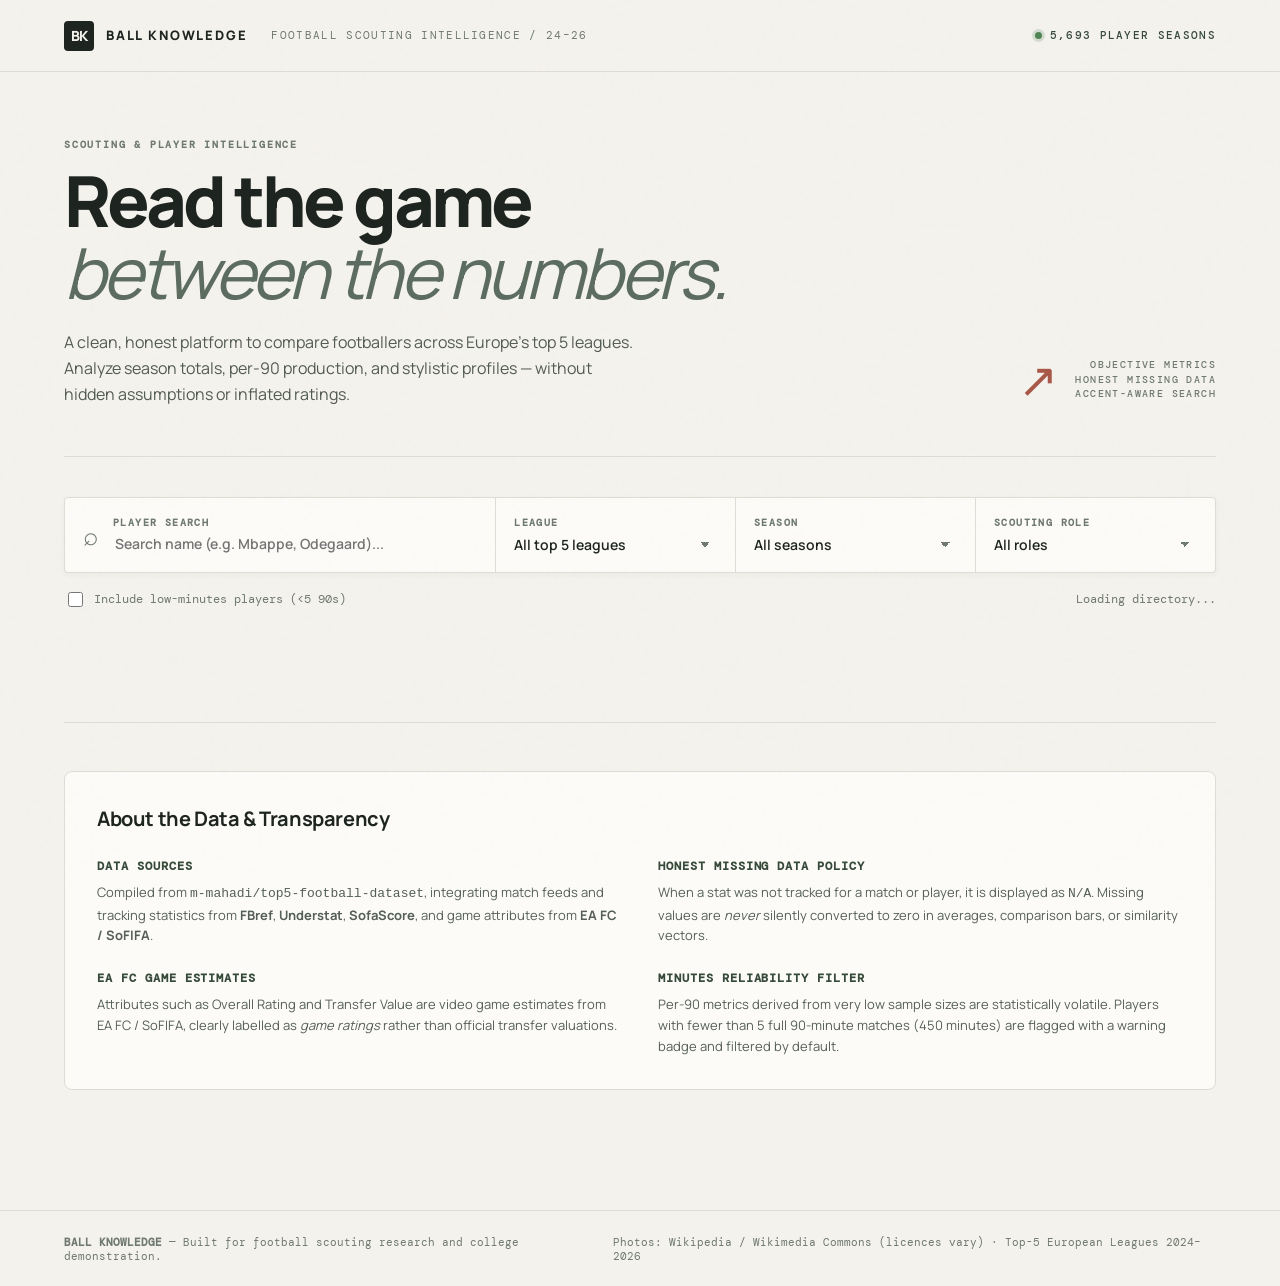
<file: templates/index.html>
<!doctype html>
<html lang="en">
<head>
  <meta charset="utf-8" />
  <meta name="viewport" content="width=device-width, initial-scale=1" />
  <title>Ball Knowledge — Football Player Scouting & Comparison</title>
  <link rel="preconnect" href="https://fonts.googleapis.com">
  <link rel="preconnect" href="https://fonts.gstatic.com" crossorigin>
  <link href="https://fonts.googleapis.com/css2?family=DM+Mono:ital,wght@0,400;0,500;1,400&family=Manrope:wght@400;500;600;700;800&display=swap" rel="stylesheet">
  <link rel="stylesheet" href="/static/styles.css" />
</head>
<body>
  <!-- Top Navigation Bar -->
  <header class="topbar">
    <a class="brand" href="/">
      <span class="brand-mark">BK</span>
      <span class="brand-name">BALL KNOWLEDGE</span>
    </a>
    <span class="top-note">FOOTBALL SCOUTING INTELLIGENCE / 24–26</span>
    <div class="top-status">
      <span class="status-dot"></span> 5,693 PLAYER SEASONS
    </div>
  </header>

  <main class="shell">
    <!-- Intro Hero -->
    <section class="intro">
      <div>
        <p class="eyebrow">SCOUTING & PLAYER INTELLIGENCE</p>
        <h1>Read the game<br><em>between the numbers.</em></h1>
        <p class="lede">
          A clean, honest platform to compare footballers across Europe's top 5 leagues.
          Analyze season totals, per-90 production, and stylistic profiles — without hidden assumptions or inflated ratings.
        </p>
      </div>
      <div class="intro-aside">
        <span class="line-art">↗</span>
        <span>OBJECTIVE METRICS<br>HONEST MISSING DATA<br>ACCENT-AWARE SEARCH</span>
      </div>
    </section>

    <!-- Search & Filter Controls Bar -->
    <section class="controlbar" aria-label="Player directory search and filters">
      <div class="control-cell search-wrap">
        <span class="search-icon" aria-hidden="true">⌕</span>
        <div class="search-inner">
          <label for="search" class="control-label">Player search</label>
          <input id="search" type="search" placeholder="Search name (e.g. Mbappe, Odegaard)..." autocomplete="off" />
        </div>
      </div>
      <div class="control-cell">
        <label for="league" class="control-label">League</label>
        <select id="league">
          <option value="">All top 5 leagues</option>
        </select>
      </div>
      <div class="control-cell">
        <label for="season" class="control-label">Season</label>
        <select id="season">
          <option value="">All seasons</option>
        </select>
      </div>
      <div class="control-cell">
        <label for="role" class="control-label">Scouting Role</label>
        <select id="role">
          <option value="">All roles</option>
        </select>
      </div>
    </section>

    <!-- Sub-controls: Low-minutes toggle & directory status -->
    <div class="sub-controls">
      <label class="toggle-control" title="Show or hide players with under 5 full 90-minute matches">
        <input type="checkbox" id="include-low-minutes" />
        <span>Include low-minutes players (&lt;5 90s)</span>
      </label>
      <div class="directory-meta">
        <span id="result-count" class="mono muted">Loading directory...</span>
      </div>
    </div>

    <!-- Directory Grid -->
    <section class="workspace" aria-label="Player Directory">
      <div id="results" class="results-grid" aria-live="polite">
        <!-- Rendered dynamically by static/app.js -->
      </div>

      <!-- Loading skeleton -->
      <div id="loading" class="loading-state" hidden>
        <div class="spinner"></div>
        <p class="mono muted">Fetching player records...</p>
      </div>

      <!-- Empty State -->
      <div id="empty" class="empty-state" hidden>
        <div class="empty-icon">∅</div>
        <h3>No players found</h3>
        <p>No players matched your filter combination. Try clearing your search query or selecting "All leagues".</p>
        <button id="reset-filters" class="button button-outline" type="button">Reset all filters</button>
      </div>

      <!-- Load More Action -->
      <div id="load-more-wrap" class="load-more-wrap" hidden>
        <button id="load-more-btn" class="button button-outline" type="button">Load more players ↓</button>
      </div>
    </section>

    <!-- About the Data Section -->
    <section class="about-section">
      <div class="about-card">
        <h3>About the Data & Transparency</h3>
        <div class="about-grid">
          <div>
            <h4>Data Sources</h4>
            <p>
              Compiled from <code>m-mahadi/top5-football-dataset</code>, integrating match feeds and tracking statistics
              from <strong>FBref</strong>, <strong>Understat</strong>, <strong>SofaScore</strong>, and game attributes from <strong>EA FC / SoFIFA</strong>.
            </p>
          </div>
          <div>
            <h4>Honest Missing Data Policy</h4>
            <p>
              When a stat was not tracked for a match or player, it is displayed as <code>N/A</code>.
              Missing values are <em>never</em> silently converted to zero in averages, comparison bars, or similarity vectors.
            </p>
          </div>
          <div>
            <h4>EA FC Game Estimates</h4>
            <p>
              Attributes such as Overall Rating and Transfer Value are video game estimates from EA FC / SoFIFA,
              clearly labelled as <em>game ratings</em> rather than official transfer valuations.
            </p>
          </div>
          <div>
            <h4>Minutes Reliability Filter</h4>
            <p>
              Per-90 metrics derived from very low sample sizes are statistically volatile.
              Players with fewer than 5 full 90-minute matches (450 minutes) are flagged with a warning badge and filtered by default.
            </p>
          </div>
        </div>
      </div>
    </section>
  </main>

  <!-- Sticky Comparison Floating Bar -->
  <aside id="sticky-bar" class="sticky-bar" aria-label="Active Comparison Selection" hidden>
    <div class="sticky-inner">
      <div class="sticky-left">
        <span class="eyebrow">HEAD TO HEAD</span>
        <div class="sticky-players" id="sticky-slots">
          <!-- Populated by static/app.js -->
        </div>
      </div>
      <div class="sticky-actions">
        <button id="sticky-clear-btn" class="text-button" type="button">Clear</button>
        <button id="sticky-compare-btn" class="button button-primary" type="button">
          Compare <span id="sticky-count">0 / 4</span> ↗
        </button>
      </div>
    </div>
  </aside>

  <!-- Footer -->
  <footer class="site-footer">
    <div class="footer-left">
      <strong>BALL KNOWLEDGE</strong> — Built for football scouting research and college demonstration.
    </div>
    <div class="footer-right">
      Photos: Wikipedia / Wikimedia Commons (licences vary) · Top-5 European Leagues 2024–2026
    </div>
  </footer>

  <script src="/static/app.js"></script>
</body>
</html>
</file>
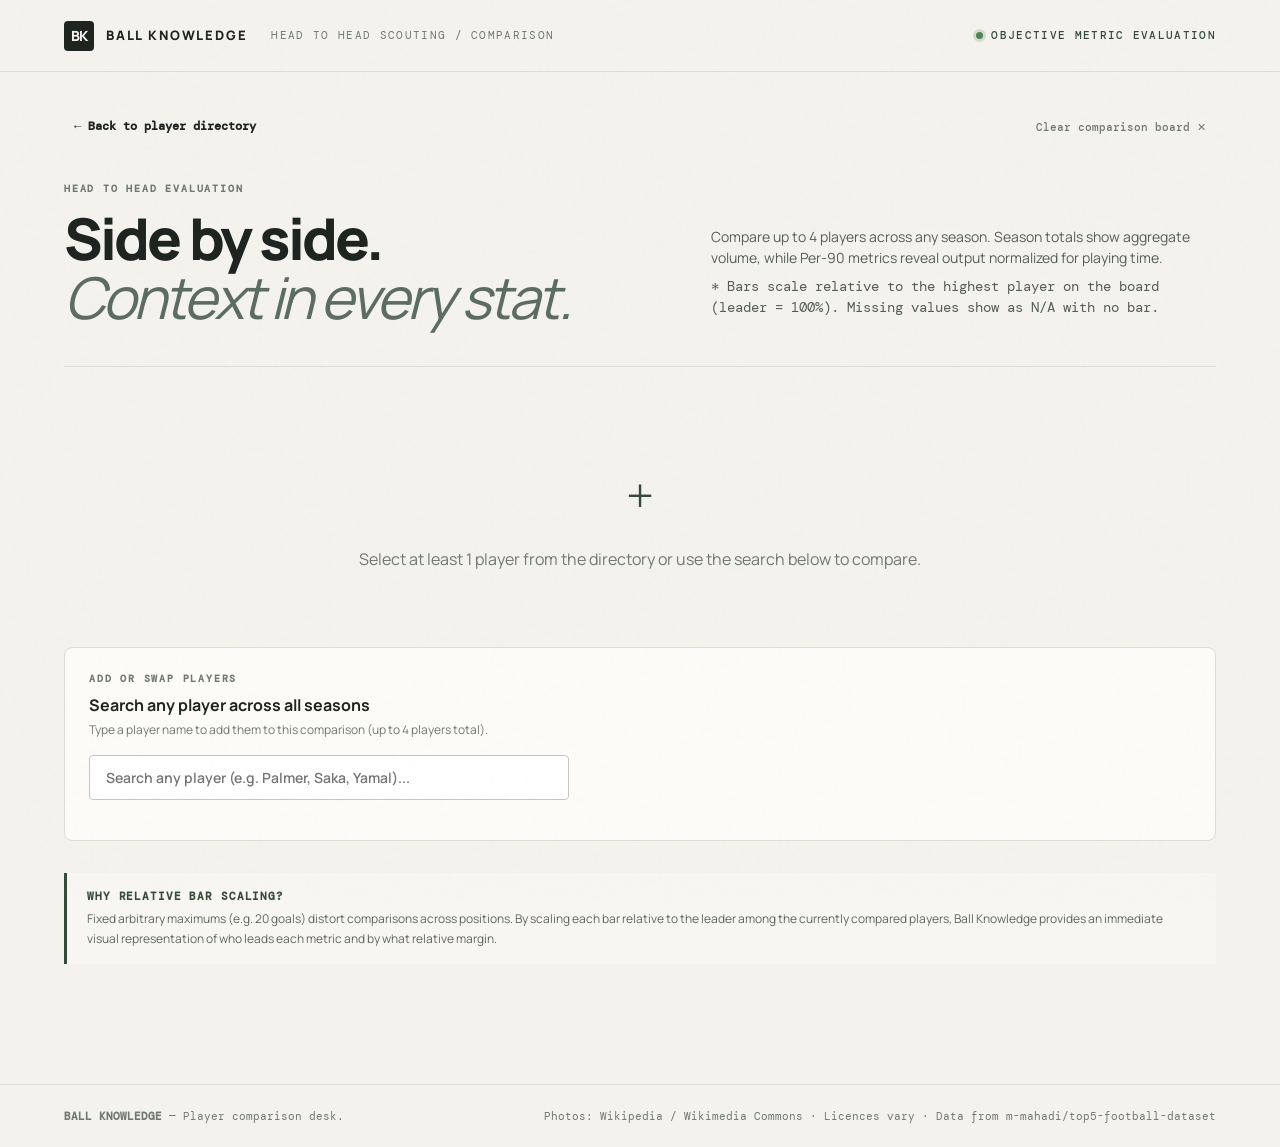
<file: templates/compare.html>
<!doctype html>
<html lang="en">
<head>
  <meta charset="utf-8" />
  <meta name="viewport" content="width=device-width, initial-scale=1" />
  <title>Ball Knowledge — Head-to-Head Player Comparison</title>
  <link rel="preconnect" href="https://fonts.googleapis.com">
  <link rel="preconnect" href="https://fonts.gstatic.com" crossorigin>
  <link href="https://fonts.googleapis.com/css2?family=DM+Mono:ital,wght@0,400;0,500;1,400&family=Manrope:wght@400;500;600;700;800&display=swap" rel="stylesheet">
  <link rel="stylesheet" href="/static/styles.css" />
</head>
<body class="compare-page">
  <!-- Top Navigation Bar -->
  <header class="topbar">
    <a class="brand" href="/">
      <span class="brand-mark">BK</span>
      <span class="brand-name">BALL KNOWLEDGE</span>
    </a>
    <span class="top-note">HEAD TO HEAD SCOUTING / COMPARISON</span>
    <div class="top-status">
      <span class="status-dot"></span> OBJECTIVE METRIC EVALUATION
    </div>
  </header>

  <main class="compare-shell">
    <!-- Top Action Navigation -->
    <div class="compare-page-top">
      <a href="/" class="text-button back-link">← Back to player directory</a>
      <div class="compare-top-actions">
        <button id="clear-board-btn" class="text-button" type="button">Clear comparison board ✕</button>
      </div>
    </div>

    <!-- Hero Header -->
    <section class="compare-hero">
      <div>
        <p class="eyebrow">HEAD TO HEAD EVALUATION</p>
        <h1>Side by side.<br><em>Context in every stat.</em></h1>
      </div>
      <div class="compare-intro">
        <p>
          Compare up to 4 players across any season. Season totals show aggregate volume,
          while Per-90 metrics reveal output normalized for playing time.
        </p>
        <p class="mono muted">
          * Bars scale relative to the highest player on the board (leader = 100%). Missing values show as N/A with no bar.
        </p>
      </div>
    </section>

    <!-- Radar Chart Visualizer (Step 5) -->
    <section id="radar-section" class="radar-card" hidden>
      <div class="radar-header">
        <div>
          <span class="eyebrow">TACTICAL RADAR</span>
          <h3>Stylistic Profile Shape</h3>
          <p class="muted">
            Plots 6 key per-90 metrics scaled from 0 to each category's board maximum. Missing values are excluded from polygons to prevent false zeros.
          </p>
        </div>
        <div id="radar-legend" class="radar-legend"></div>
      </div>
      <div class="radar-container" id="radar-chart-wrap">
        <!-- SVG Radar dynamically rendered by static/app.js -->
      </div>
    </section>

    <!-- Comparison Board Grid Section -->
    <section class="compare-section-board" aria-label="Player comparison table">
      <div id="comparison-target">
        <!-- Populated dynamically by static/app.js -->
        <div class="board-placeholder">
          <span>+</span>
          <p>Select at least 1 player from the directory or use the search below to compare.</p>
        </div>
      </div>

      <!-- Add or Swap Search Panel -->
      <div class="compare-add-panel">
        <div>
          <span class="eyebrow">ADD OR SWAP PLAYERS</span>
          <h3>Search any player across all seasons</h3>
          <p class="add-help">Type a player name to add them to this comparison (up to 4 players total).</p>
        </div>
        <div class="candidate-search-wrap">
          <input id="compare-search" class="compare-search" type="search" placeholder="Search any player (e.g. Palmer, Saka, Yamal)..." autocomplete="off" />
        </div>
        <div id="compare-candidates" class="candidate-list" aria-live="polite">
          <!-- Populated dynamically by static/app.js -->
        </div>
      </div>
    </section>

    <!-- Methodological note -->
    <section class="methodology-note">
      <div class="note-box">
        <h4>Why Relative Bar Scaling?</h4>
        <p>
          Fixed arbitrary maximums (e.g. 20 goals) distort comparisons across positions.
          By scaling each bar relative to the leader among the currently compared players,
          Ball Knowledge provides an immediate visual representation of who leads each metric and by what relative margin.
        </p>
      </div>
    </section>
  </main>

  <!-- Footer -->
  <footer class="site-footer">
    <div class="footer-left">
      <strong>BALL KNOWLEDGE</strong> — Player comparison desk.
    </div>
    <div class="footer-right">
      Photos: Wikipedia / Wikimedia Commons · Licences vary · Data from m-mahadi/top5-football-dataset
    </div>
  </footer>

  <script src="/static/app.js"></script>
</body>
</html>
</file>
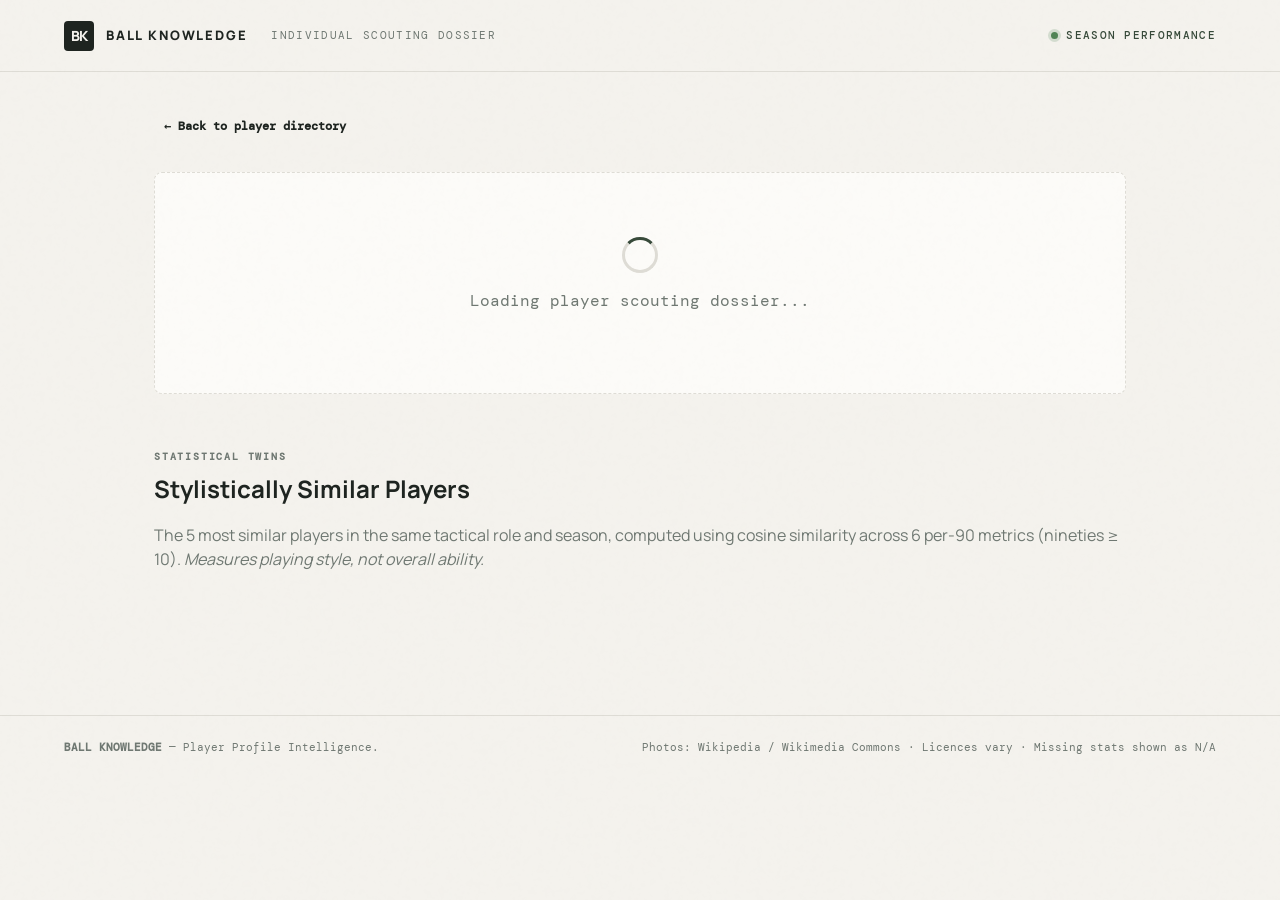
<file: templates/player.html>
<!doctype html>
<html lang="en">
<head>
  <meta charset="utf-8" />
  <meta name="viewport" content="width=device-width, initial-scale=1" />
  <title>Ball Knowledge — Player Profile</title>
  <link rel="preconnect" href="https://fonts.googleapis.com">
  <link rel="preconnect" href="https://fonts.gstatic.com" crossorigin>
  <link href="https://fonts.googleapis.com/css2?family=DM+Mono:ital,wght@0,400;0,500;1,400&family=Manrope:wght@400;500;600;700;800&display=swap" rel="stylesheet">
  <link rel="stylesheet" href="/static/styles.css" />
</head>
<body class="profile-page">
  <!-- Top Navigation Bar -->
  <header class="topbar">
    <a class="brand" href="/">
      <span class="brand-mark">BK</span>
      <span class="brand-name">BALL KNOWLEDGE</span>
    </a>
    <span class="top-note">INDIVIDUAL SCOUTING DOSSIER</span>
    <div class="top-status">
      <span class="status-dot"></span> SEASON PERFORMANCE
    </div>
  </header>

  <main class="profile-shell">
    <!-- Top Action Navigation -->
    <div class="profile-top-actions">
      <a href="/" class="text-button back-link">← Back to player directory</a>
      <div id="profile-head-actions">
        <!-- Add to compare button injected here -->
      </div>
    </div>

    <!-- Main Profile Card Container -->
    <div id="profile-container" aria-live="polite">
      <!-- Loading Skeleton -->
      <div class="loading-state">
        <div class="spinner"></div>
        <p class="mono muted">Loading player scouting dossier...</p>
      </div>
    </div>

    <!-- Similar Players Section (Step 7) -->
    <section class="similar-section" id="similar-section">
      <div class="similar-head">
        <div>
          <span class="eyebrow">STATISTICAL TWINS</span>
          <h2>Stylistically Similar Players</h2>
          <p class="muted">
            The 5 most similar players in the same tactical role and season, computed using cosine similarity across 6 per-90 metrics (nineties ≥ 10).
            <em>Measures playing style, not overall ability.</em>
          </p>
        </div>
      </div>
      <div id="similar-grid" class="similar-grid">
        <!-- Rendered by static/app.js -->
      </div>
    </section>
  </main>

  <!-- Sticky Comparison Floating Bar -->
  <aside id="sticky-bar" class="sticky-bar" aria-label="Active Comparison Selection" hidden>
    <div class="sticky-inner">
      <div class="sticky-left">
        <span class="eyebrow">HEAD TO HEAD</span>
        <div class="sticky-players" id="sticky-slots"></div>
      </div>
      <div class="sticky-actions">
        <button id="sticky-clear-btn" class="text-button" type="button">Clear</button>
        <button id="sticky-compare-btn" class="button button-primary" type="button">
          Compare <span id="sticky-count">0 / 4</span> ↗
        </button>
      </div>
    </div>
  </aside>

  <!-- Footer -->
  <footer class="site-footer">
    <div class="footer-left">
      <strong>BALL KNOWLEDGE</strong> — Player Profile Intelligence.
    </div>
    <div class="footer-right">
      Photos: Wikipedia / Wikimedia Commons · Licences vary · Missing stats shown as N/A
    </div>
  </footer>

  <script src="/static/app.js"></script>
</body>
</html>
</file>
<file: static/styles.css>
/* ==========================================================================
   BALL KNOWLEDGE — DESIGN SYSTEM & STYLESHEET
   Aesthetic: Refined Sage / Warm Cream Minimalist Football Scouting Desk
   ========================================================================== */

:root {
  --ink: #1e2420;
  --ink-light: #343c37;
  --muted: #6f7872;
  --muted-light: #9ba39e;
  --paper: #f4f2ed;
  --panel: #fcfbf8;
  --panel-card: #ffffff;
  --line: #dedcd5;
  --line-strong: #c8c5bb;
  --sage: #c1cebe;
  --sage-light: #e4ebe2;
  --sage-dark: #374a3a;
  --sage-accent: #526f56;
  --terracotta: #a85848;
  --terracotta-light: #faece9;
  --amber: #b67828;
  --amber-light: #fbf3e6;
  --blue: #365b73;
  --blue-light: #e7eff5;
  --highlight: #dff0d8;
  --shadow-sm: 0 2px 6px rgba(32, 40, 35, 0.04);
  --shadow-md: 0 8px 24px rgba(32, 40, 35, 0.08);
  --mono: 'DM Mono', monospace;
  --sans: 'Manrope', -apple-system, BlinkMacSystemFont, sans-serif;
  --radius-sm: 4px;
  --radius-md: 8px;
  --radius-lg: 12px;
}

*, *::before, *::after {
  box-sizing: border-box;
}

body {
  margin: 0;
  background-color: var(--paper);
  color: var(--ink);
  font-family: var(--sans);
  line-height: 1.5;
  -webkit-font-smoothing: antialiased;
}

/* Subtle organic paper texture */
body::before {
  content: '';
  position: fixed;
  inset: 0;
  pointer-events: none;
  opacity: 0.22;
  background-image: url("data:image/svg+xml,%3Csvg viewBox='0 0 160 160' xmlns='http://www.w3.org/2000/svg'%3E%3Cfilter id='n'%3E%3CfeTurbulence type='fractalNoise' baseFrequency='.8' numOctaves='3' stitchTiles='stitch'/%3E%3C/filter%3E%3Crect width='100%25' height='100%25' filter='url(%23n)' opacity='.04'/%3E%3C/svg%3E");
  z-index: 999;
}

/* Typography Helpers */
.mono { font-family: var(--mono); }
.muted { color: var(--muted); }
.eyebrow {
  display: block;
  font: 600 10px var(--mono);
  letter-spacing: 0.18em;
  text-transform: uppercase;
  color: var(--muted);
  margin-bottom: 8px;
}

/* Header & Navigation */
.topbar {
  height: 72px;
  border-bottom: 1px solid var(--line);
  background: var(--paper);
  display: flex;
  align-items: center;
  padding: 0 5vw;
  gap: 24px;
  font-size: 11px;
  letter-spacing: 0.12em;
  font-weight: 700;
  position: sticky;
  top: 0;
  z-index: 100;
  backdrop-filter: blur(8px);
}

.brand {
  display: flex;
  align-items: center;
  gap: 12px;
  text-decoration: none;
  color: var(--ink);
}

.brand-mark {
  display: grid;
  place-items: center;
  background: var(--ink);
  color: var(--paper);
  width: 30px;
  height: 30px;
  font-size: 14px;
  font-weight: 800;
  border-radius: var(--radius-sm);
  letter-spacing: -0.05em;
}

.brand-name {
  font-size: 13px;
  font-weight: 800;
  letter-spacing: 0.14em;
}

.top-note {
  color: var(--muted);
  font-family: var(--mono);
  font-weight: 400;
}

.top-status {
  margin-left: auto;
  color: var(--sage-dark);
  font-family: var(--mono);
  font-weight: 500;
  font-size: 11px;
  display: flex;
  align-items: center;
  gap: 8px;
}

.status-dot {
  width: 7px;
  height: 7px;
  background: #508455;
  border-radius: 50%;
  box-shadow: 0 0 0 3px rgba(80, 132, 85, 0.2);
}

/* Main Shell */
.shell {
  max-width: 1320px;
  margin: auto;
  padding: 56px 5vw 120px;
}

/* Intro Hero */
.intro {
  display: flex;
  justify-content: space-between;
  align-items: flex-end;
  padding-bottom: 48px;
  border-bottom: 1px solid var(--line);
  margin-bottom: 40px;
}

h1 {
  font-size: clamp(38px, 5.5vw, 76px);
  line-height: 1.02;
  letter-spacing: -0.05em;
  margin: 14px 0 20px;
  font-weight: 800;
}

h1 em {
  font-weight: 400;
  font-style: italic;
  color: #5c6c5e;
}

.lede {
  max-width: 580px;
  font-size: 16px;
  line-height: 1.65;
  color: #525a54;
  margin: 0;
}

.intro-aside {
  display: flex;
  align-items: center;
  gap: 16px;
  font: 500 10px/1.45 var(--mono);
  letter-spacing: 0.14em;
  color: var(--muted);
  text-align: right;
}

.line-art {
  font: 400 48px Georgia, serif;
  color: var(--terracotta);
}

/* Control Bar & Filter Inputs */
.controlbar {
  display: grid;
  grid-template-columns: minmax(280px, 1.8fr) repeat(3, 1fr);
  gap: 1px;
  background: var(--line);
  border: 1px solid var(--line);
  border-radius: var(--radius-sm);
  overflow: hidden;
  box-shadow: var(--shadow-sm);
}

.control-cell {
  background: var(--panel);
  min-height: 74px;
  padding: 14px 18px;
  display: flex;
  flex-direction: column;
  justify-content: center;
  gap: 6px;
  transition: background 0.15s ease;
}

.control-cell:focus-within {
  background: #ffffff;
}

.search-wrap {
  display: flex;
  flex-direction: row;
  align-items: center;
  gap: 14px;
}

.search-inner {
  flex: 1;
  display: flex;
  flex-direction: column;
  gap: 4px;
}

.search-icon {
  font-size: 26px;
  color: var(--muted);
  line-height: 1;
}

.control-label {
  font: 600 10px var(--mono);
  color: var(--muted);
  letter-spacing: 0.14em;
  text-transform: uppercase;
  cursor: pointer;
}

input, select {
  border: 0;
  background: transparent;
  color: var(--ink);
  font: 600 14px var(--sans);
  outline: 0;
  width: 100%;
}

select {
  cursor: pointer;
  appearance: none;
  background-image: linear-gradient(45deg, transparent 50%, #6f7872 50%), linear-gradient(135deg, #6f7872 50%, transparent 50%);
  background-position: calc(100% - 12px) 55%, calc(100% - 7px) 55%;
  background-size: 5px 5px;
  background-repeat: no-repeat;
  padding-right: 22px;
}

/* Sub-controls: Low-minutes toggle */
.sub-controls {
  display: flex;
  justify-content: space-between;
  align-items: center;
  margin: 16px 0 32px;
  font-size: 12px;
}

.toggle-control {
  display: flex;
  align-items: center;
  gap: 8px;
  font-family: var(--mono);
  color: var(--muted);
  cursor: pointer;
  user-select: none;
}

.toggle-control input[type="checkbox"] {
  width: 15px;
  height: 15px;
  accent-color: var(--sage-dark);
  cursor: pointer;
}

/* Buttons */
.button {
  display: inline-flex;
  align-items: center;
  justify-content: center;
  gap: 8px;
  font: 600 12px var(--mono);
  letter-spacing: 0.04em;
  padding: 10px 18px;
  border-radius: var(--radius-sm);
  cursor: pointer;
  transition: all 0.15s ease;
  text-decoration: none;
  border: 1px solid transparent;
}

.button-primary {
  background: var(--ink);
  color: var(--paper);
}

.button-primary:hover {
  background: var(--sage-dark);
}

.button-outline {
  background: var(--panel);
  border-color: var(--line-strong);
  color: var(--ink);
}

.button-outline:hover {
  background: #ffffff;
  border-color: var(--ink);
}

.text-button {
  background: none;
  border: 0;
  font: 500 11px var(--mono);
  color: var(--muted);
  cursor: pointer;
  padding: 6px 10px;
  text-decoration: none;
  border-radius: var(--radius-sm);
}

.text-button:hover {
  color: var(--ink);
  background: rgba(0, 0, 0, 0.03);
}

/* Player Cards Grid */
.results-grid {
  display: grid;
  grid-template-columns: repeat(4, 1fr);
  gap: 16px;
}

.player-card {
  background: var(--panel-card);
  border: 1px solid var(--line);
  border-radius: var(--radius-md);
  padding: 18px;
  position: relative;
  cursor: pointer;
  transition: transform 0.18s ease, box-shadow 0.18s ease, border-color 0.18s ease;
  display: flex;
  flex-direction: column;
}

.player-card:hover {
  transform: translateY(-4px);
  box-shadow: var(--shadow-md);
  border-color: var(--sage-accent);
}

.player-card.selected {
  border: 2px solid var(--sage-dark);
  background: #fdfefd;
  box-shadow: 0 0 0 2px var(--sage-light);
}

.card-top {
  display: flex;
  justify-content: space-between;
  align-items: center;
  margin-bottom: 12px;
  font: 500 10px var(--mono);
  letter-spacing: 0.06em;
}

.badge {
  display: inline-flex;
  align-items: center;
  padding: 3px 7px;
  border-radius: 3px;
  font: 600 9px var(--mono);
  text-transform: uppercase;
  letter-spacing: 0.05em;
}

.badge-role {
  background: var(--sage-light);
  color: var(--sage-dark);
}

.badge-low-min {
  background: var(--amber-light);
  color: var(--amber);
  border: 1px solid #ebd7b7;
}

/* Avatars */
.avatar-wrap {
  position: relative;
  margin: 8px 0 14px;
}

.avatar {
  width: 72px;
  height: 72px;
  border-radius: 50%;
  object-fit: cover;
  background: var(--sage);
  border: 2px solid var(--paper);
  box-shadow: var(--shadow-sm);
  display: block;
}

.avatar-fallback {
  display: grid;
  place-items: center;
  font: 700 22px var(--sans);
  color: var(--sage-dark);
  background: var(--sage-light);
  border: 2px solid var(--sage);
}

.card-selected-check {
  position: absolute;
  top: 14px;
  right: 14px;
  width: 20px;
  height: 20px;
  border-radius: 50%;
  background: var(--sage-dark);
  color: #fff;
  display: grid;
  place-items: center;
  font-size: 11px;
  opacity: 0;
  transition: opacity 0.15s ease;
}

.player-card.selected .card-selected-check {
  opacity: 1;
}

.card-info {
  flex: 1;
}

.player-name {
  font-size: 16px;
  font-weight: 700;
  letter-spacing: -0.03em;
  margin: 0 0 4px;
  color: var(--ink);
}

.player-name a {
  color: inherit;
  text-decoration: none;
}

.player-name a:hover {
  text-decoration: underline;
}

.player-team {
  font-size: 12px;
  color: var(--muted);
  margin-bottom: 2px;
}

.player-league-season {
  font: 11px var(--mono);
  color: var(--muted-light);
}

.card-bottom {
  margin-top: 16px;
  padding-top: 12px;
  border-top: 1px solid var(--line);
  display: flex;
  justify-content: space-between;
  align-items: flex-end;
}

.rating-box {
  display: flex;
  flex-direction: column;
}

.rating-val {
  font: 700 20px var(--mono);
  color: var(--ink);
  line-height: 1;
}

.rating-label {
  font: 500 9px var(--mono);
  color: var(--muted);
  text-transform: uppercase;
  letter-spacing: 0.05em;
  margin-top: 3px;
}

.card-actions {
  display: flex;
  gap: 6px;
}

.profile-link {
  font: 500 11px var(--mono);
  color: var(--sage-dark);
  text-decoration: none;
  padding: 4px 6px;
  border-radius: var(--radius-sm);
}

.profile-link:hover {
  background: var(--sage-light);
}

/* Loading & Empty States */
.loading-state, .empty-state {
  text-align: center;
  padding: 64px 20px;
  border: 1px dashed var(--line);
  border-radius: var(--radius-md);
  background: var(--panel);
  margin: 24px 0;
}

.spinner {
  width: 36px;
  height: 36px;
  border: 3px solid var(--line);
  border-top-color: var(--sage-dark);
  border-radius: 50%;
  animation: spin 0.8s linear infinite;
  margin: 0 auto 16px;
}

@keyframes spin {
  to { transform: rotate(360deg); }
}

.empty-icon {
  font-size: 40px;
  color: var(--muted);
  margin-bottom: 8px;
}

.empty-state h3 {
  font-size: 18px;
  margin: 0 0 8px;
}

.empty-state p {
  color: var(--muted);
  max-width: 420px;
  margin: 0 auto 20px;
  font-size: 14px;
}

.load-more-wrap {
  text-align: center;
  margin: 36px 0;
}

/* Sticky Floating Comparison Bar */
.sticky-bar {
  position: fixed;
  bottom: 24px;
  left: 5vw;
  right: 5vw;
  max-width: 1320px;
  margin: auto;
  background: var(--ink);
  color: var(--paper);
  border-radius: var(--radius-lg);
  padding: 14px 24px;
  box-shadow: 0 12px 36px rgba(0, 0, 0, 0.28);
  z-index: 500;
  animation: slideUp 0.25s cubic-bezier(0.16, 1, 0.3, 1);
}

@keyframes slideUp {
  from { transform: translateY(40px); opacity: 0; }
  to { transform: translateY(0); opacity: 1; }
}

.sticky-inner {
  display: flex;
  justify-content: space-between;
  align-items: center;
  gap: 20px;
}

.sticky-left {
  display: flex;
  align-items: center;
  gap: 20px;
}

.sticky-left .eyebrow {
  color: var(--muted-light);
  margin: 0;
}

.sticky-players {
  display: flex;
  align-items: center;
  gap: 10px;
}

.sticky-chip {
  display: flex;
  align-items: center;
  gap: 8px;
  background: rgba(255, 255, 255, 0.1);
  padding: 5px 10px;
  border-radius: 20px;
  font: 500 12px var(--sans);
}

.sticky-chip .avatar {
  width: 24px;
  height: 24px;
  border-width: 1px;
}

.sticky-remove-btn {
  background: none;
  border: 0;
  color: var(--muted-light);
  font-size: 14px;
  cursor: pointer;
  padding: 0 2px;
  line-height: 1;
}

.sticky-remove-btn:hover {
  color: #fff;
}

.sticky-actions {
  display: flex;
  align-items: center;
  gap: 14px;
}

.sticky-actions .text-button {
  color: var(--muted-light);
}

.sticky-actions .text-button:hover {
  color: #fff;
}

.sticky-actions .button-primary {
  background: var(--sage);
  color: var(--sage-dark);
  font-weight: 700;
}

.sticky-actions .button-primary:hover {
  background: #fff;
}

/* About Section */
.about-section {
  margin-top: 80px;
  border-top: 1px solid var(--line);
  padding-top: 48px;
}

.about-card {
  background: var(--panel);
  border: 1px solid var(--line);
  border-radius: var(--radius-md);
  padding: 32px;
}

.about-card h3 {
  font-size: 20px;
  margin: 0 0 24px;
  letter-spacing: -0.02em;
}

.about-grid {
  display: grid;
  grid-template-columns: repeat(2, 1fr);
  gap: 24px 36px;
}

.about-grid h4 {
  font: 600 12px var(--mono);
  letter-spacing: 0.08em;
  text-transform: uppercase;
  color: var(--sage-dark);
  margin: 0 0 8px;
}

.about-grid p {
  font-size: 13px;
  color: #555e58;
  line-height: 1.6;
  margin: 0;
}

/* Site Footer */
.site-footer {
  border-top: 1px solid var(--line);
  padding: 24px 5vw;
  display: flex;
  justify-content: space-between;
  align-items: center;
  font: 11px var(--mono);
  color: var(--muted);
  background: var(--paper);
}

/* ==========================================================================
   COMPARE PAGE STYLES
   ========================================================================== */

.compare-page {
  background: var(--paper);
}

.compare-shell {
  max-width: 1320px;
  margin: auto;
  padding: 40px 5vw 120px;
}

.compare-page-top {
  display: flex;
  justify-content: space-between;
  align-items: center;
  margin-bottom: 32px;
}

.back-link {
  font: 600 12px var(--mono);
  color: var(--ink);
  text-decoration: none;
}

.compare-hero {
  display: grid;
  grid-template-columns: 1.2fr 1fr;
  gap: 40px;
  align-items: flex-end;
  padding-bottom: 40px;
  border-bottom: 1px solid var(--line);
  margin-bottom: 40px;
}

.compare-hero h1 {
  font-size: clamp(34px, 4.5vw, 62px);
  margin-bottom: 0;
}

.compare-intro p {
  margin: 0 0 8px;
  font-size: 14px;
  color: #555e58;
}

/* Radar Chart Card */
.radar-card {
  background: var(--panel-card);
  border: 1px solid var(--line);
  border-radius: var(--radius-md);
  padding: 28px;
  margin-bottom: 40px;
  box-shadow: var(--shadow-sm);
}

.radar-header {
  display: flex;
  justify-content: space-between;
  align-items: flex-start;
  margin-bottom: 20px;
}

.radar-header h3 {
  font-size: 18px;
  margin: 4px 0 6px;
}

.radar-legend {
  display: flex;
  flex-direction: column;
  gap: 8px;
  font: 500 11px var(--mono);
}

.legend-item {
  display: flex;
  align-items: center;
  gap: 8px;
}

.legend-color {
  width: 12px;
  height: 12px;
  border-radius: 2px;
}

.radar-container {
  display: flex;
  justify-content: center;
  align-items: center;
  min-height: 380px;
}

.radar-svg {
  width: 100%;
  max-width: 600px;
  height: auto;
}

/* Comparison Table Grid */
.comparison-board {
  background: var(--panel-card);
  border: 1px solid var(--line);
  border-radius: var(--radius-md);
  overflow-x: auto;
  box-shadow: var(--shadow-sm);
  margin-bottom: 40px;
}

.board-placeholder {
  min-height: 240px;
  display: grid;
  place-content: center;
  text-align: center;
  color: var(--muted);
  gap: 8px;
  padding: 40px;
}

.board-placeholder span {
  font: 300 48px Georgia, serif;
  color: var(--sage-dark);
}

.compare-grid {
  display: grid;
  grid-template-columns: 200px repeat(var(--players), minmax(180px, 1fr));
  min-width: 760px;
}

.grid-cell {
  padding: 14px 18px;
  border-bottom: 1px solid var(--line);
  border-right: 1px solid var(--line);
  display: flex;
  align-items: center;
}

.grid-cell:last-child {
  border-right: 0;
}

.header-cell {
  background: var(--panel);
  flex-direction: column;
  align-items: flex-start;
  justify-content: flex-start;
  padding: 20px 18px;
  position: relative;
}

.header-cell .avatar {
  width: 56px;
  height: 56px;
  margin-bottom: 10px;
}

.header-cell .player-name {
  font-size: 15px;
  margin-bottom: 4px;
}

.header-cell .remove-btn {
  position: absolute;
  top: 14px;
  right: 14px;
  background: none;
  border: 0;
  color: var(--muted);
  font-size: 18px;
  cursor: pointer;
}

.header-cell .remove-btn:hover {
  color: var(--terracotta);
}

.section-row-label {
  grid-column: 1 / -1;
  background: #edeae2;
  font: 700 11px var(--mono);
  letter-spacing: 0.16em;
  text-transform: uppercase;
  color: var(--sage-dark);
  padding: 10px 18px;
}

.stat-label-cell {
  font: 600 11px var(--mono);
  color: var(--muted);
  text-transform: uppercase;
  letter-spacing: 0.06em;
  background: #fbfaf7;
}

.stat-value-cell {
  justify-content: space-between;
  gap: 12px;
}

.stat-value-cell.is-leader {
  background: rgba(193, 206, 190, 0.18);
}

.stat-number {
  font: 600 13px var(--mono);
  white-space: nowrap;
}

.stat-number.leader-val {
  color: var(--sage-dark);
  font-weight: 700;
}

.stat-bar-track {
  flex: 1;
  height: 6px;
  background: #eae8e1;
  border-radius: 3px;
  overflow: hidden;
  position: relative;
}

.stat-bar-fill {
  height: 100%;
  background: var(--sage-dark);
  border-radius: 3px;
  transition: width 0.3s ease;
}

.stat-bar-fill.leader-fill {
  background: #46674c;
}

.na-text {
  font: 500 11px var(--mono);
  color: var(--muted-light);
  font-style: italic;
}

/* Compare Add / Swap Panel */
.compare-add-panel {
  background: var(--panel);
  border: 1px solid var(--line);
  border-radius: var(--radius-md);
  padding: 24px;
  margin-bottom: 32px;
}

.compare-add-panel h3 {
  font-size: 16px;
  margin: 0 0 4px;
}

.add-help {
  font-size: 12px;
  color: var(--muted);
  margin: 0 0 16px;
}

.compare-search {
  background: #fff;
  border: 1px solid var(--line-strong);
  border-radius: var(--radius-sm);
  padding: 12px 16px;
  font-size: 14px;
  width: 100%;
  max-width: 480px;
  margin-bottom: 16px;
}

.candidate-list {
  display: flex;
  flex-wrap: wrap;
  gap: 8px;
}

.candidate-chip {
  background: #fff;
  border: 1px solid var(--line);
  border-radius: var(--radius-sm);
  padding: 8px 12px;
  font: 500 11px var(--mono);
  color: var(--ink);
  cursor: pointer;
  transition: all 0.15s ease;
}

.candidate-chip:hover {
  background: var(--sage-light);
  border-color: var(--sage-dark);
  color: var(--sage-dark);
}

.methodology-note {
  margin-top: 32px;
}

.note-box {
  background: #f7f6f2;
  border-left: 3px solid var(--sage-dark);
  padding: 16px 20px;
  border-radius: 0 var(--radius-sm) var(--radius-sm) 0;
}

.note-box h4 {
  font: 600 11px var(--mono);
  letter-spacing: 0.08em;
  text-transform: uppercase;
  color: var(--sage-dark);
  margin: 0 0 6px;
}

.note-box p {
  font-size: 12px;
  color: #5e6660;
  line-height: 1.6;
  margin: 0;
}

/* ==========================================================================
   PROFILE PAGE STYLES
   ========================================================================== */

.profile-shell {
  max-width: 1100px;
  margin: auto;
  padding: 40px 5vw 120px;
}

.profile-top-actions {
  display: flex;
  justify-content: space-between;
  align-items: center;
  margin-bottom: 32px;
}

.profile-hero-card {
  background: var(--panel-card);
  border: 1px solid var(--line);
  border-radius: var(--radius-lg);
  padding: 36px;
  box-shadow: var(--shadow-sm);
  margin-bottom: 36px;
}

.profile-hero-grid {
  display: grid;
  grid-template-columns: auto 1fr auto;
  gap: 32px;
  align-items: center;
}

.profile-avatar {
  width: 110px;
  height: 110px;
  border-radius: 50%;
  object-fit: cover;
  border: 3px solid var(--paper);
  box-shadow: var(--shadow-md);
}

.profile-hero-info h1 {
  font-size: clamp(28px, 4vw, 44px);
  margin: 0 0 8px;
  letter-spacing: -0.04em;
}

.profile-badges {
  display: flex;
  flex-wrap: wrap;
  gap: 8px;
  margin-top: 12px;
}

.profile-ratings-badge {
  text-align: right;
  background: var(--panel);
  border: 1px solid var(--line);
  border-radius: var(--radius-md);
  padding: 16px 20px;
}

.profile-ovr {
  font: 800 32px var(--mono);
  color: var(--ink);
  line-height: 1;
}

.profile-ratings-badge span {
  font: 500 10px var(--mono);
  color: var(--muted);
  text-transform: uppercase;
  display: block;
  margin-top: 4px;
}

/* Profile Sections Grid */
.profile-section-title {
  font: 700 13px var(--mono);
  letter-spacing: 0.14em;
  text-transform: uppercase;
  color: var(--sage-dark);
  margin: 36px 0 16px;
  padding-bottom: 8px;
  border-bottom: 1px solid var(--line);
}

.stats-card-grid {
  display: grid;
  grid-template-columns: repeat(auto-fit, minmax(180px, 1fr));
  gap: 16px;
}

.stat-box {
  background: var(--panel-card);
  border: 1px solid var(--line);
  border-radius: var(--radius-md);
  padding: 16px 20px;
  box-shadow: var(--shadow-sm);
}

.stat-box .stat-label {
  font: 600 10px var(--mono);
  color: var(--muted);
  text-transform: uppercase;
  letter-spacing: 0.08em;
  margin-bottom: 6px;
}

.stat-box .stat-val {
  font: 700 22px var(--mono);
  color: var(--ink);
}

.stat-box .stat-sub {
  font: 11px var(--mono);
  color: var(--muted-light);
  margin-top: 4px;
}

/* Similar Players (Step 7) */
.similar-section {
  margin-top: 56px;
}

.similar-head {
  margin-bottom: 24px;
}

.similar-head h2 {
  font-size: 24px;
  margin: 4px 0 8px;
}

.similar-grid {
  display: grid;
  grid-template-columns: repeat(auto-fit, minmax(200px, 1fr));
  gap: 16px;
}

.similar-card {
  background: var(--panel-card);
  border: 1px solid var(--line);
  border-radius: var(--radius-md);
  padding: 18px;
  display: flex;
  flex-direction: column;
  transition: transform 0.15s ease, box-shadow 0.15s ease;
}

.similar-card:hover {
  transform: translateY(-3px);
  box-shadow: var(--shadow-md);
  border-color: var(--sage);
}

.similarity-badge {
  background: var(--sage-dark);
  color: #fff;
  font: 700 11px var(--mono);
  padding: 3px 8px;
  border-radius: 12px;
  align-self: flex-start;
  margin-bottom: 12px;
}

/* ==========================================================================
   RESPONSIVE DESIGN (MOBILE & TABLET)
   ========================================================================== */

@media (max-width: 960px) {
  .results-grid {
    grid-template-columns: repeat(2, 1fr);
  }
  .controlbar {
    grid-template-columns: 1fr 1fr;
  }
  .search-wrap {
    grid-column: 1 / -1;
  }
  .intro-aside {
    display: none;
  }
  .compare-hero {
    grid-template-columns: 1fr;
  }
  .about-grid {
    grid-template-columns: 1fr;
  }
}

@media (max-width: 640px) {
  .shell, .compare-shell, .profile-shell {
    padding-top: 32px;
  }
  .top-note, .top-status {
    display: none;
  }
  .intro {
    padding-bottom: 24px;
  }
  .controlbar {
    grid-template-columns: 1fr;
  }
  .results-grid {
    grid-template-columns: 1fr;
  }
  .profile-hero-grid {
    grid-template-columns: 1fr;
    text-align: center;
  }
  .profile-avatar {
    margin: 0 auto;
  }
  .profile-ratings-badge {
    text-align: center;
  }
  .sticky-bar {
    bottom: 12px;
    left: 12px;
    right: 12px;
    padding: 12px 16px;
  }
  .sticky-inner {
    flex-direction: column;
    align-items: stretch;
    gap: 12px;
  }
  .sticky-actions {
    justify-content: space-between;
  }
}
</file>
